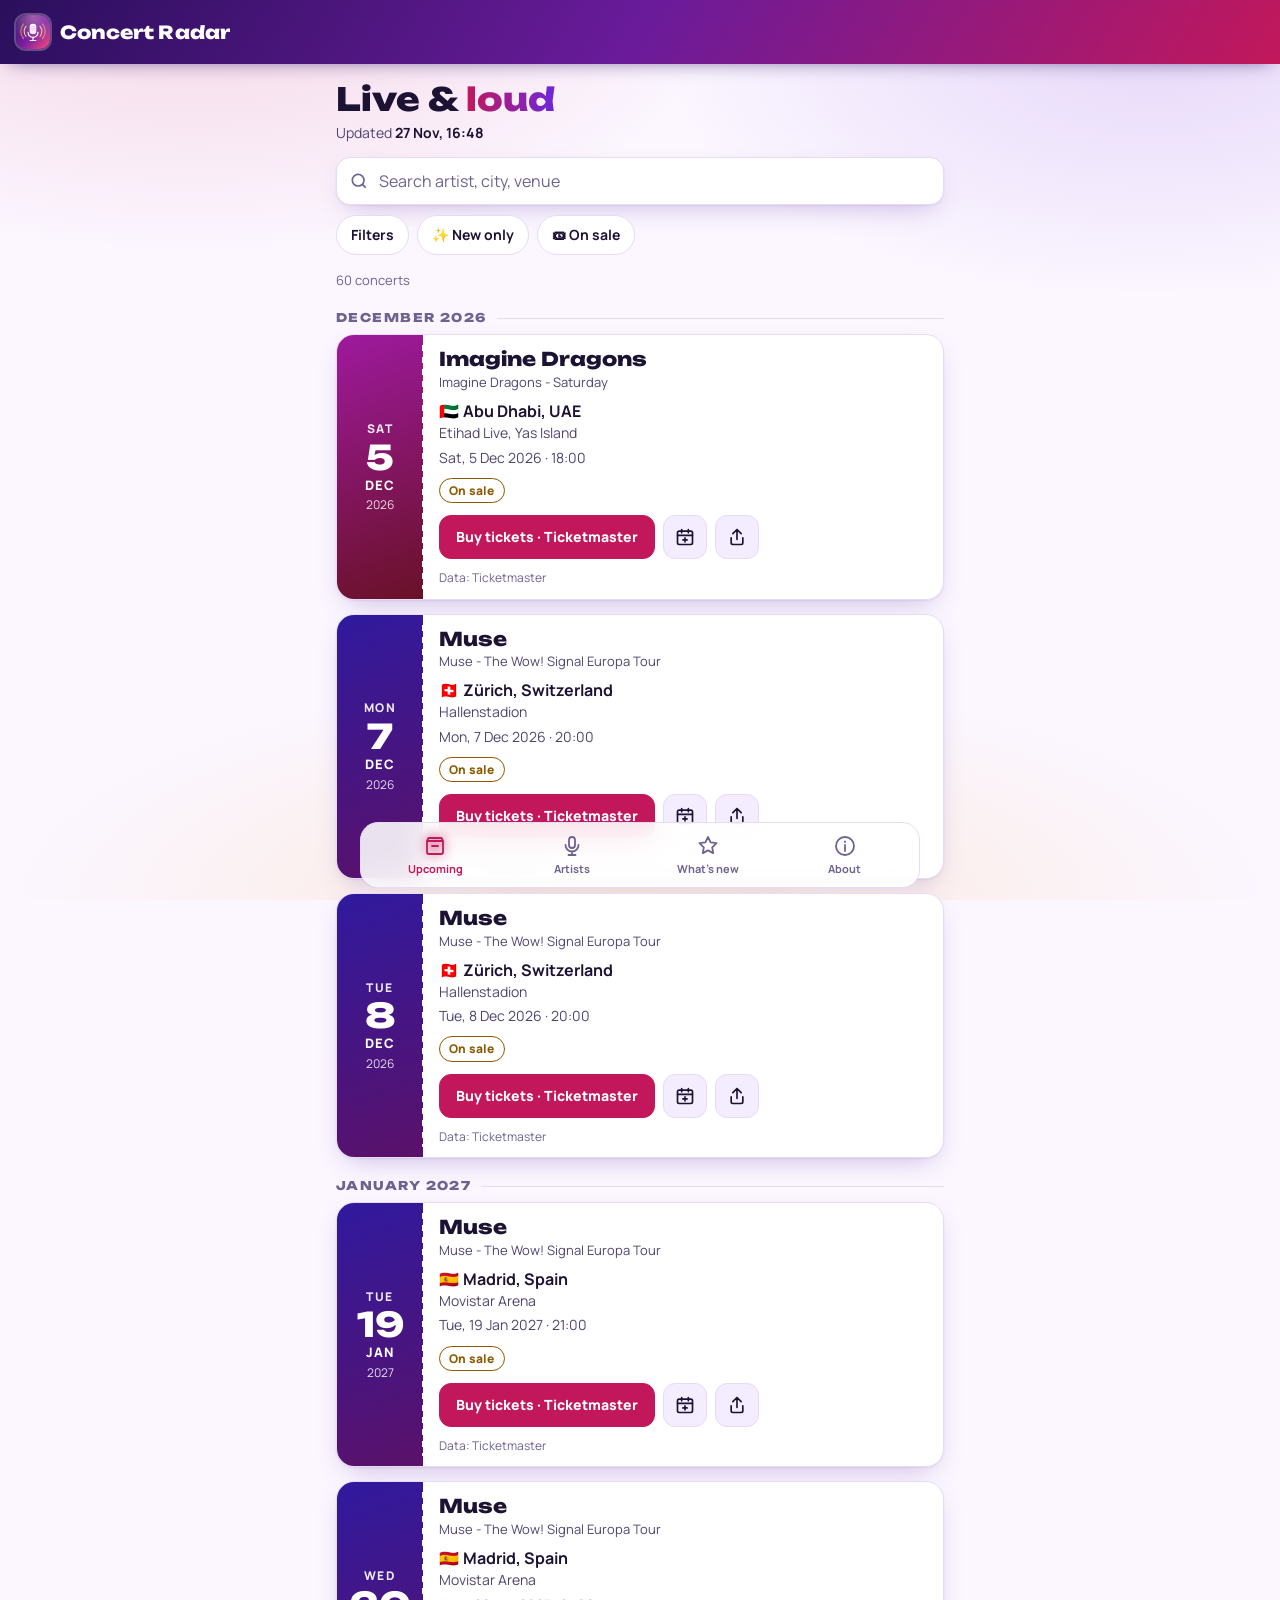
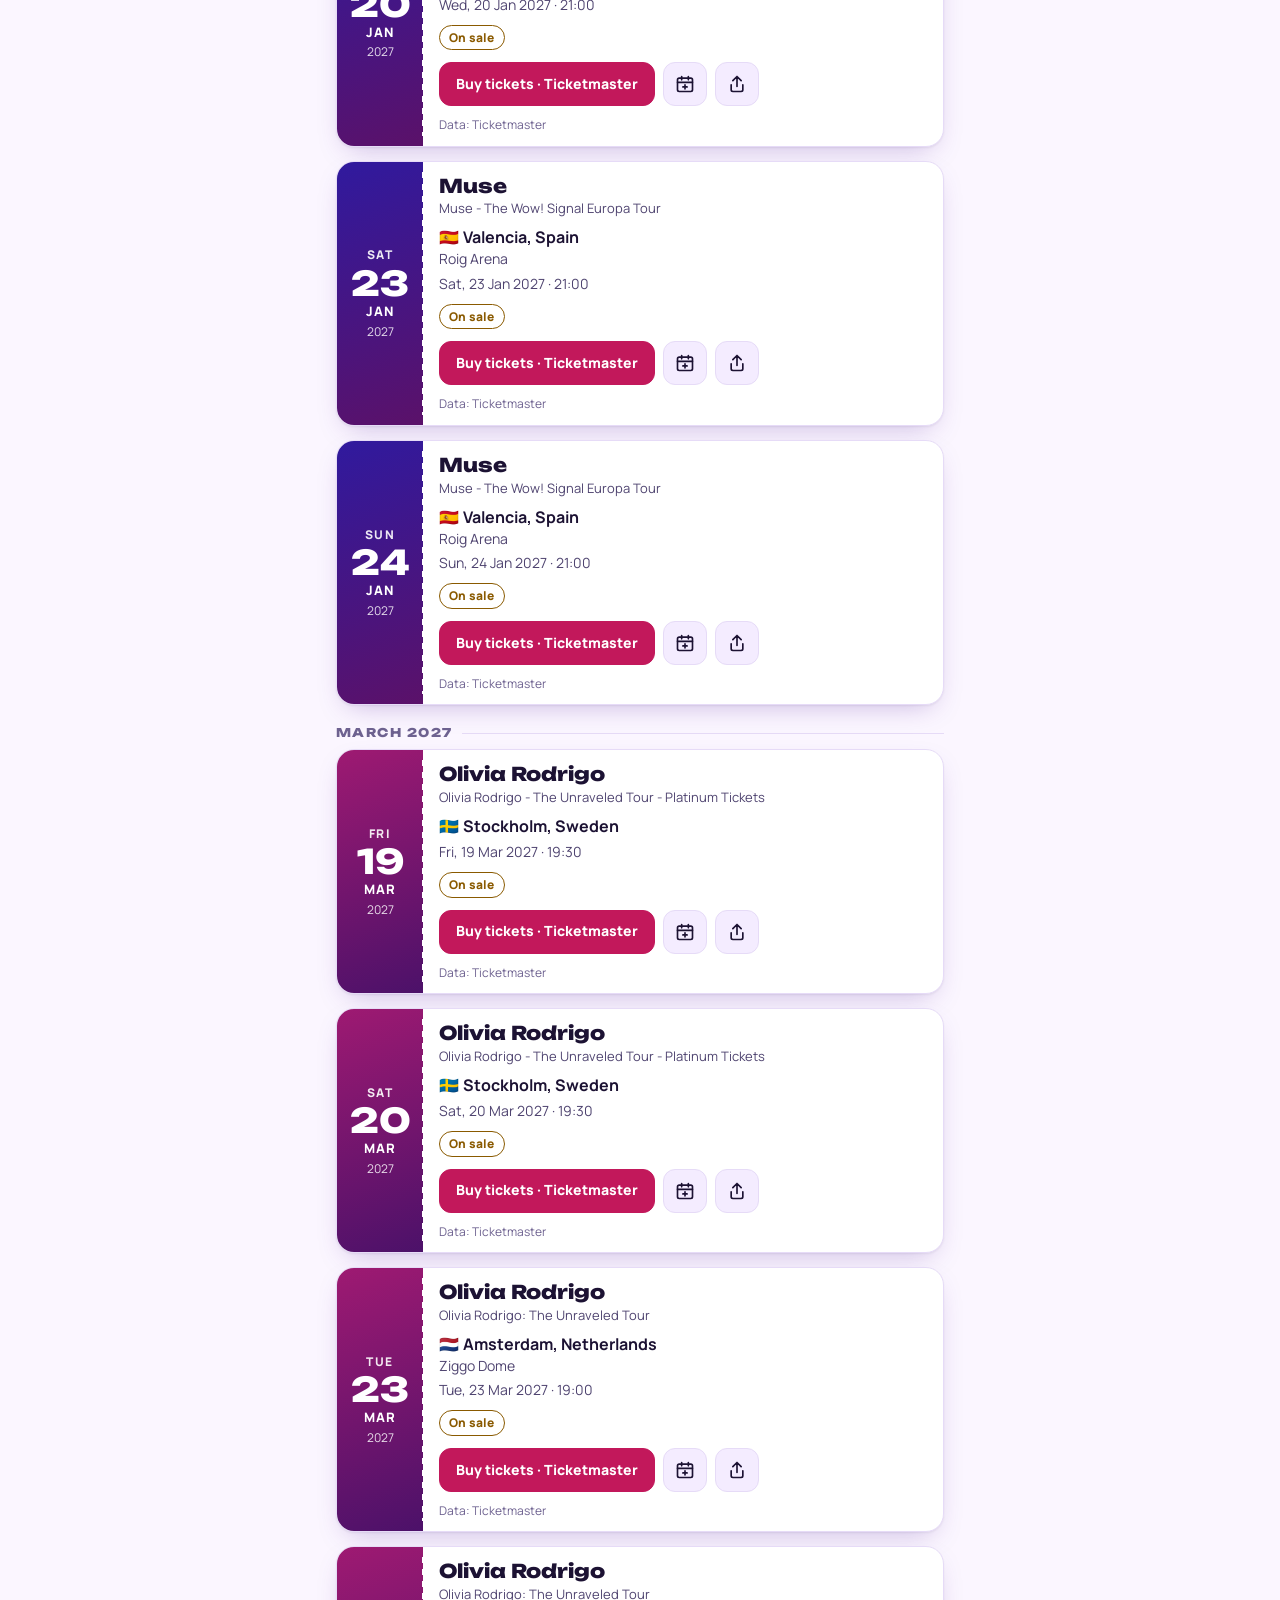
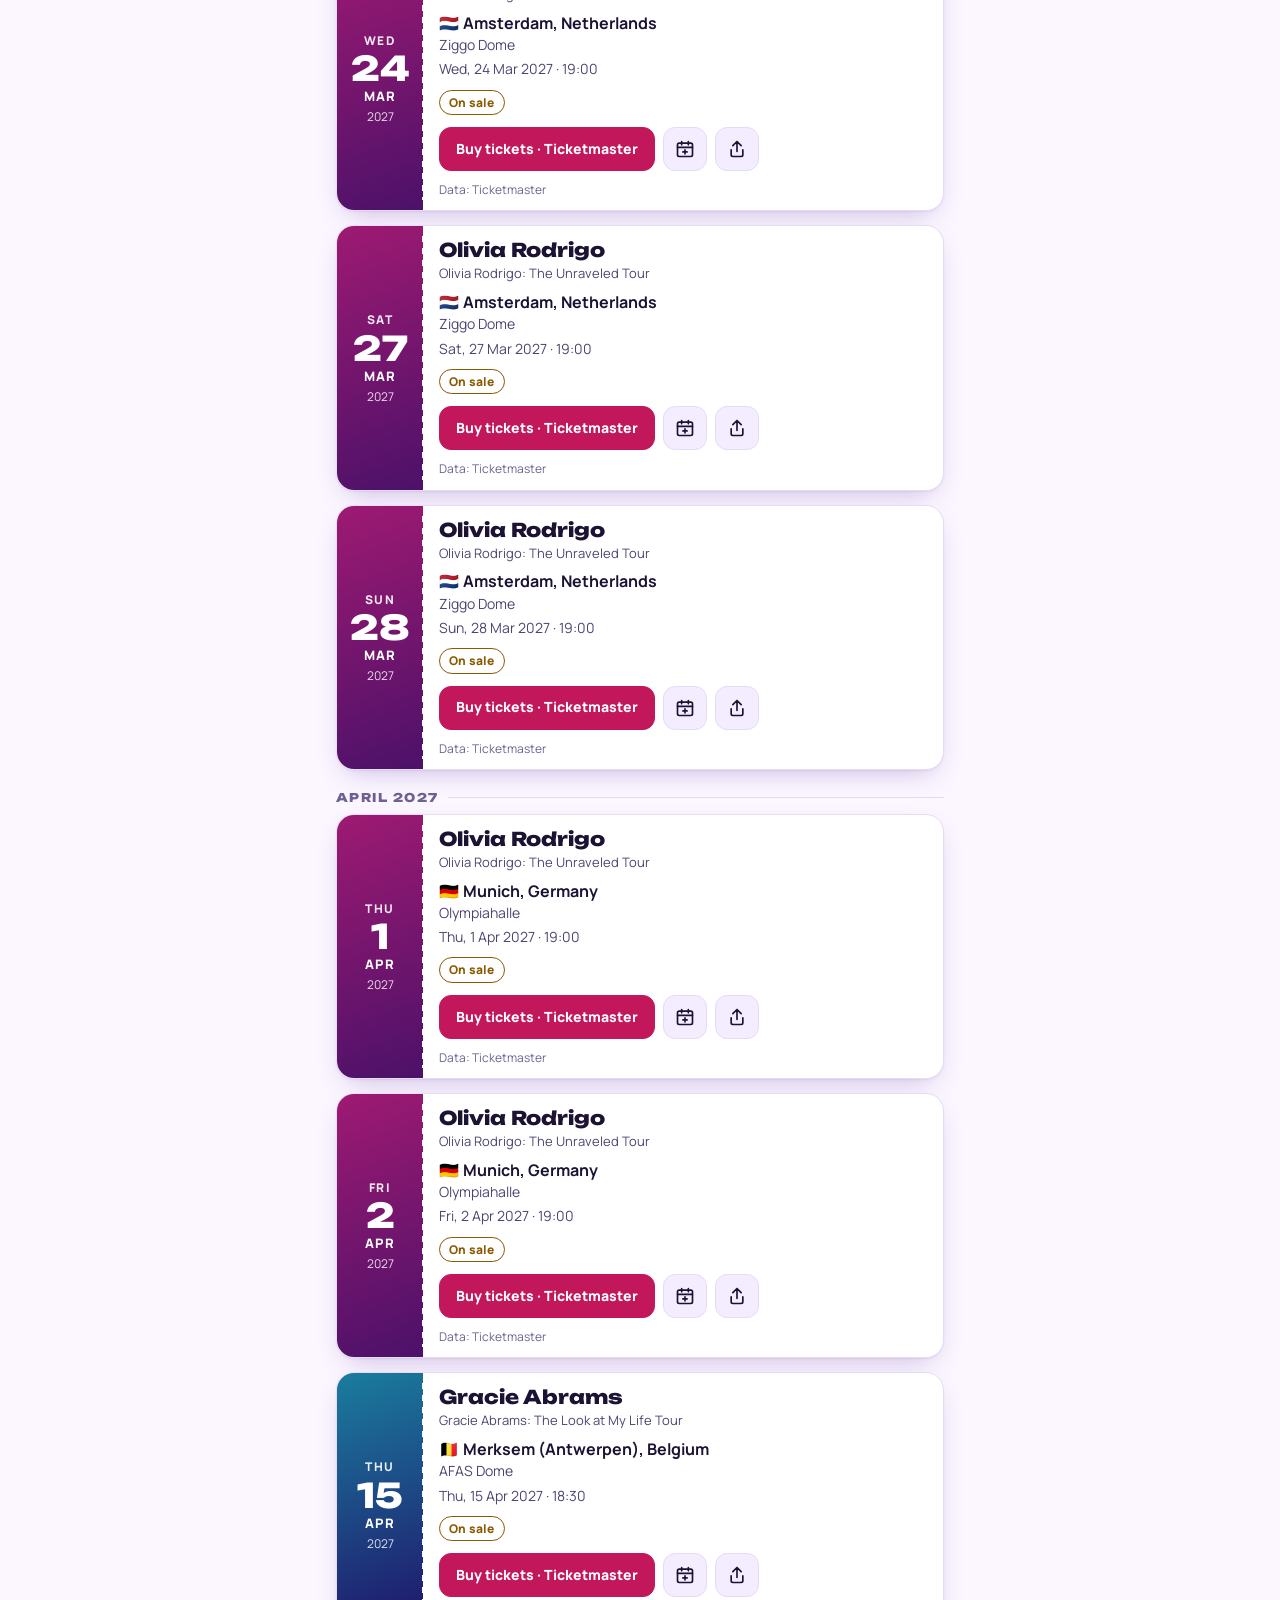
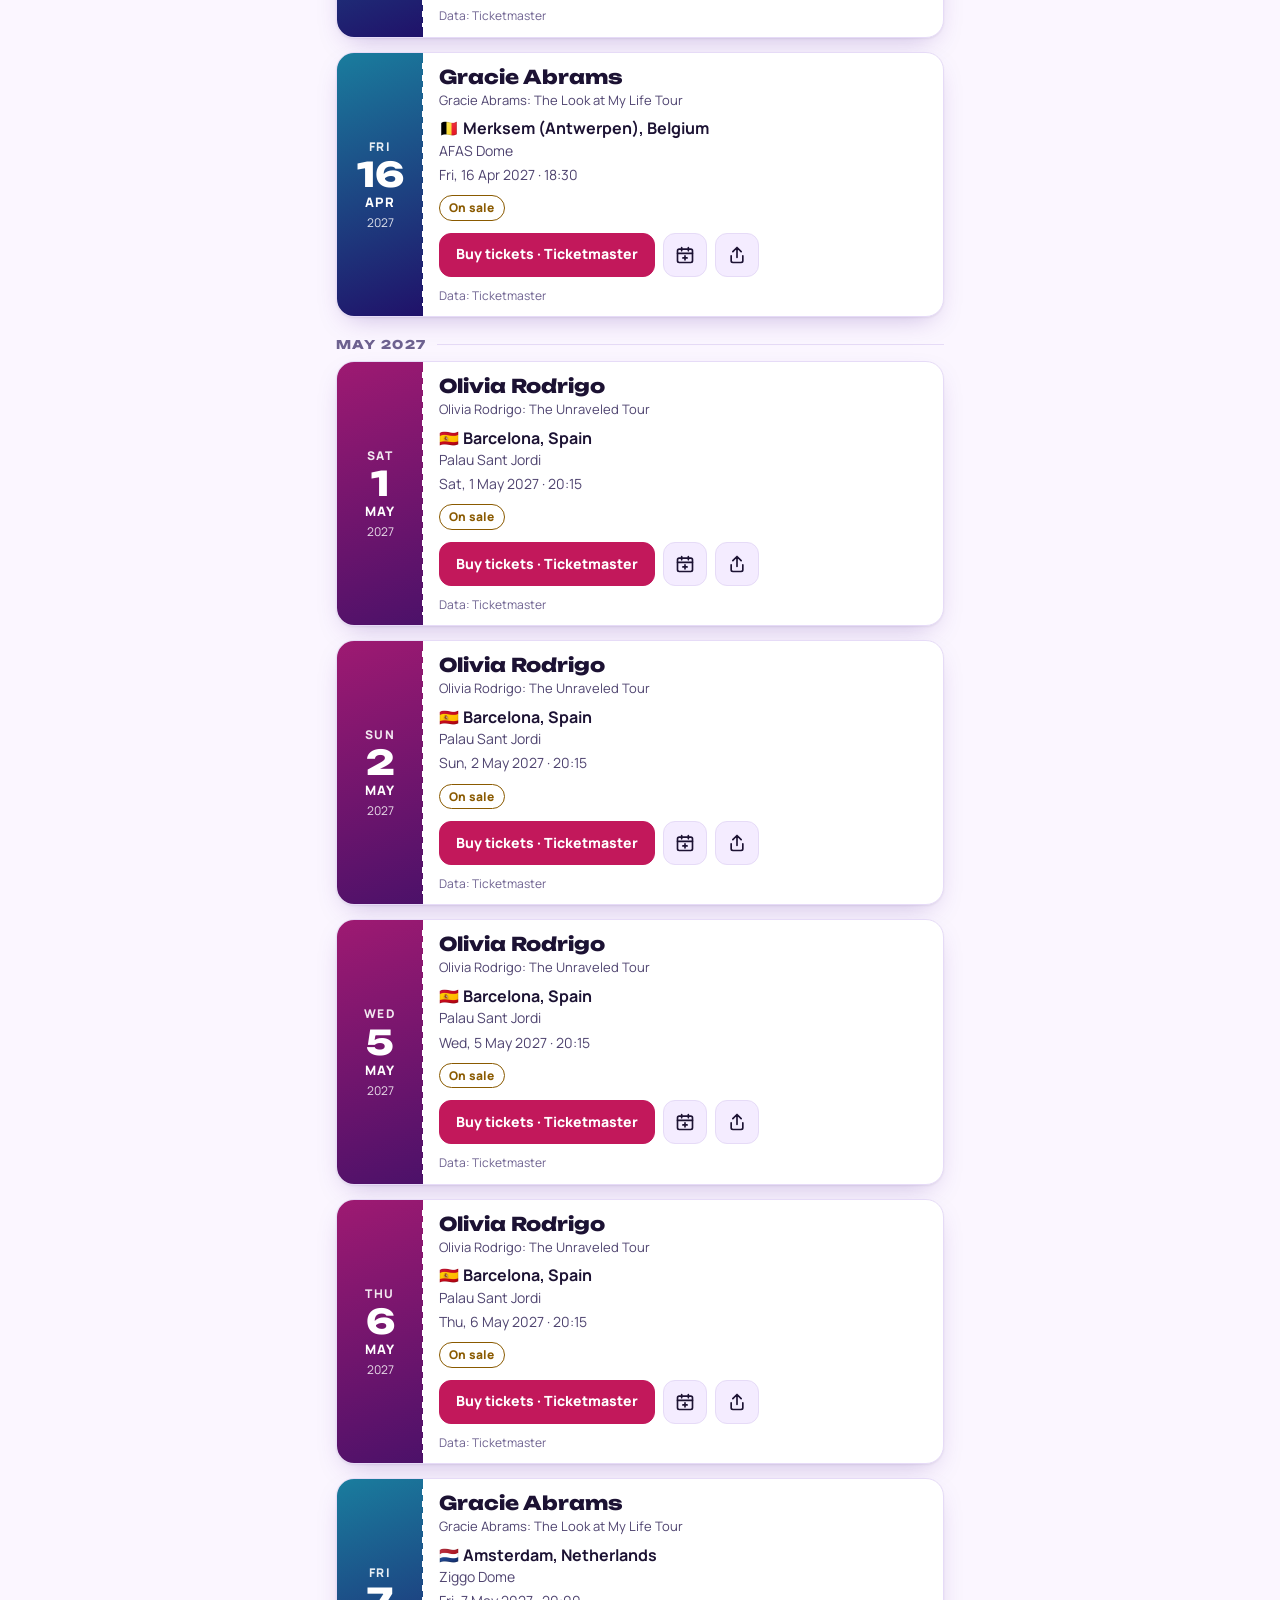
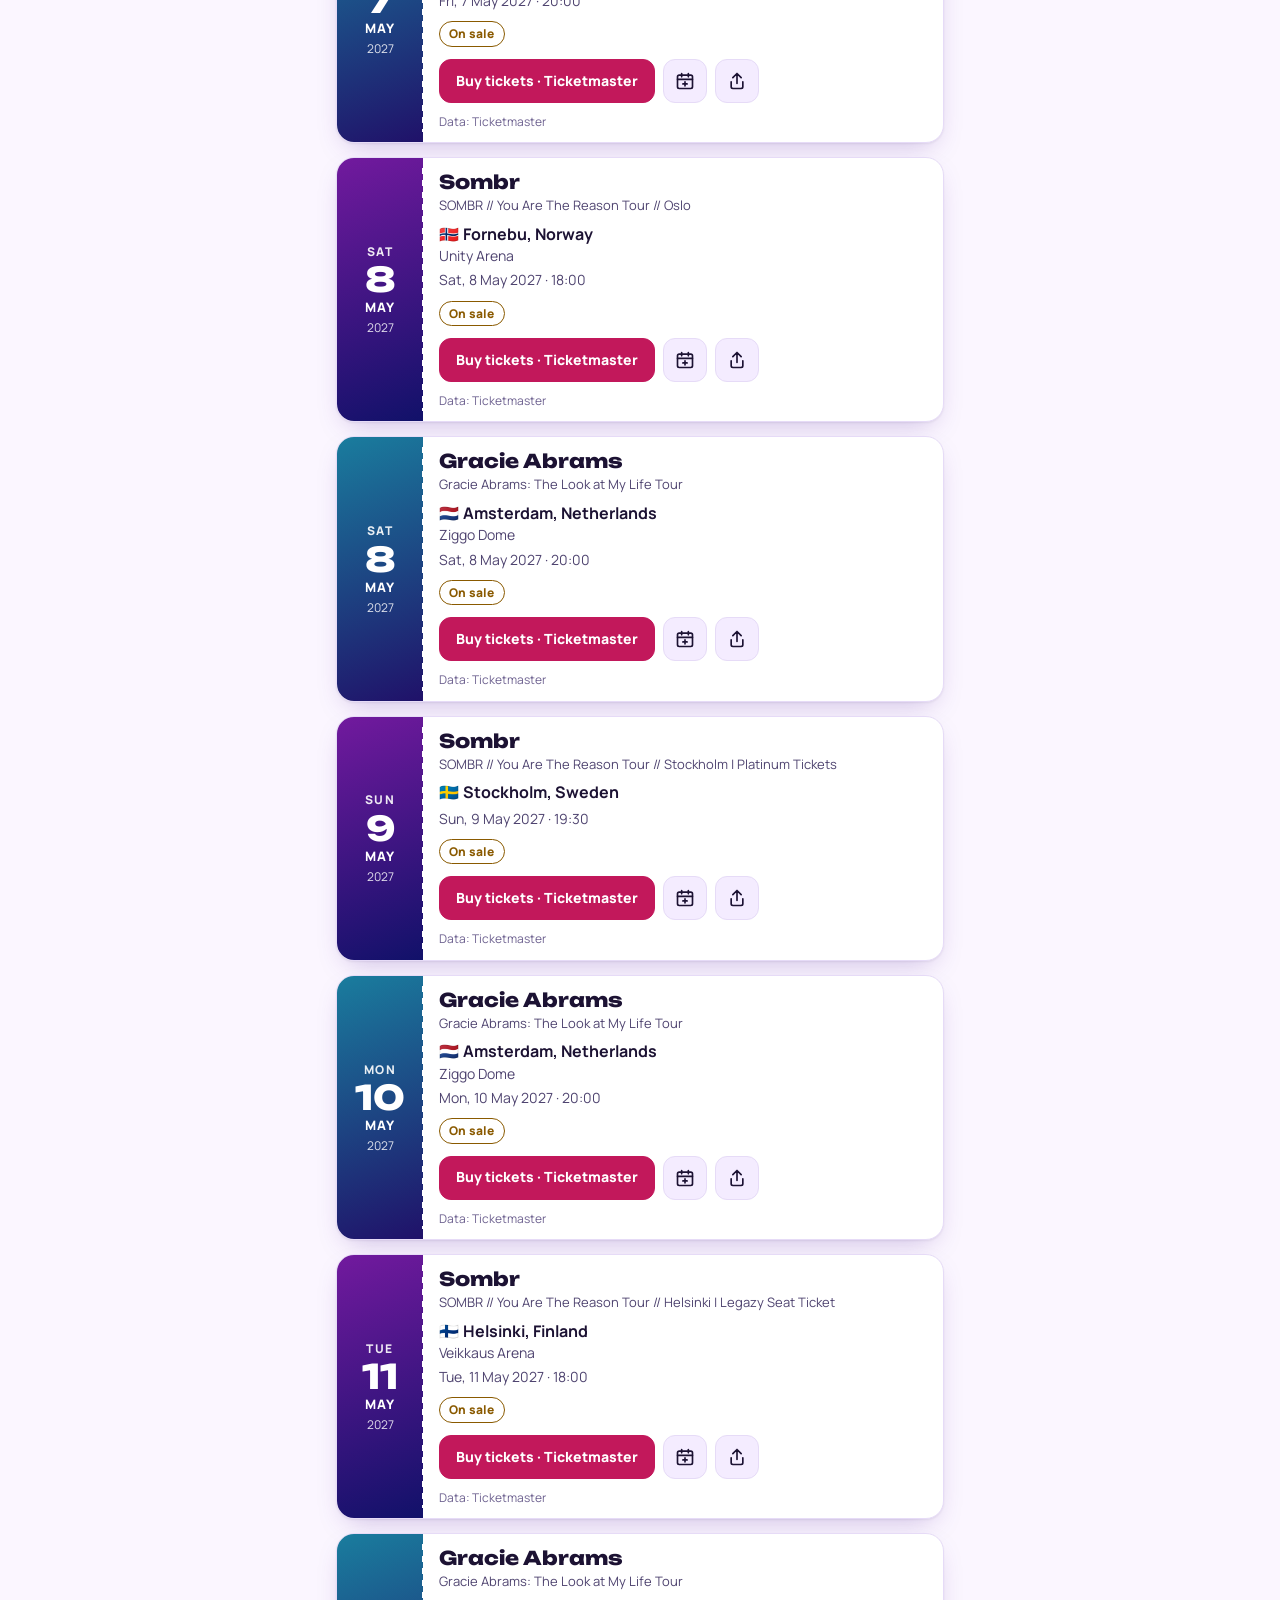
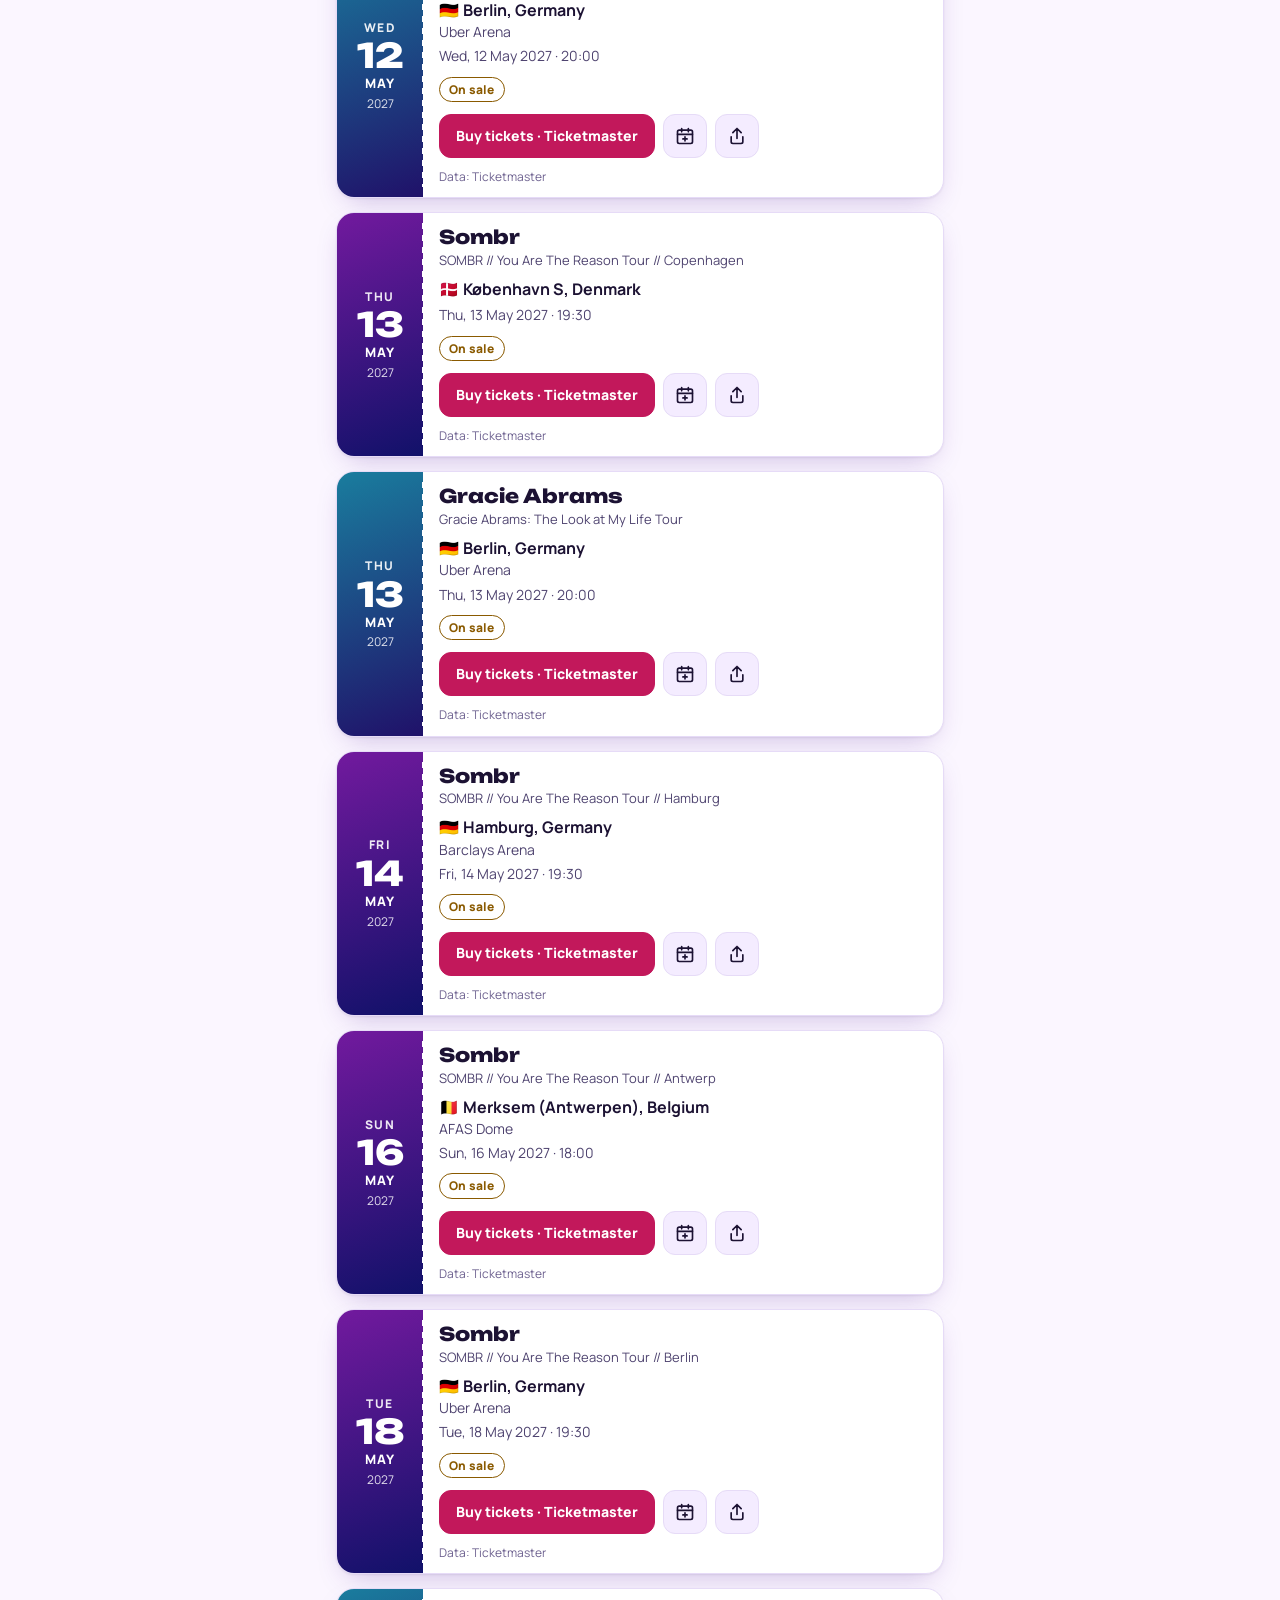
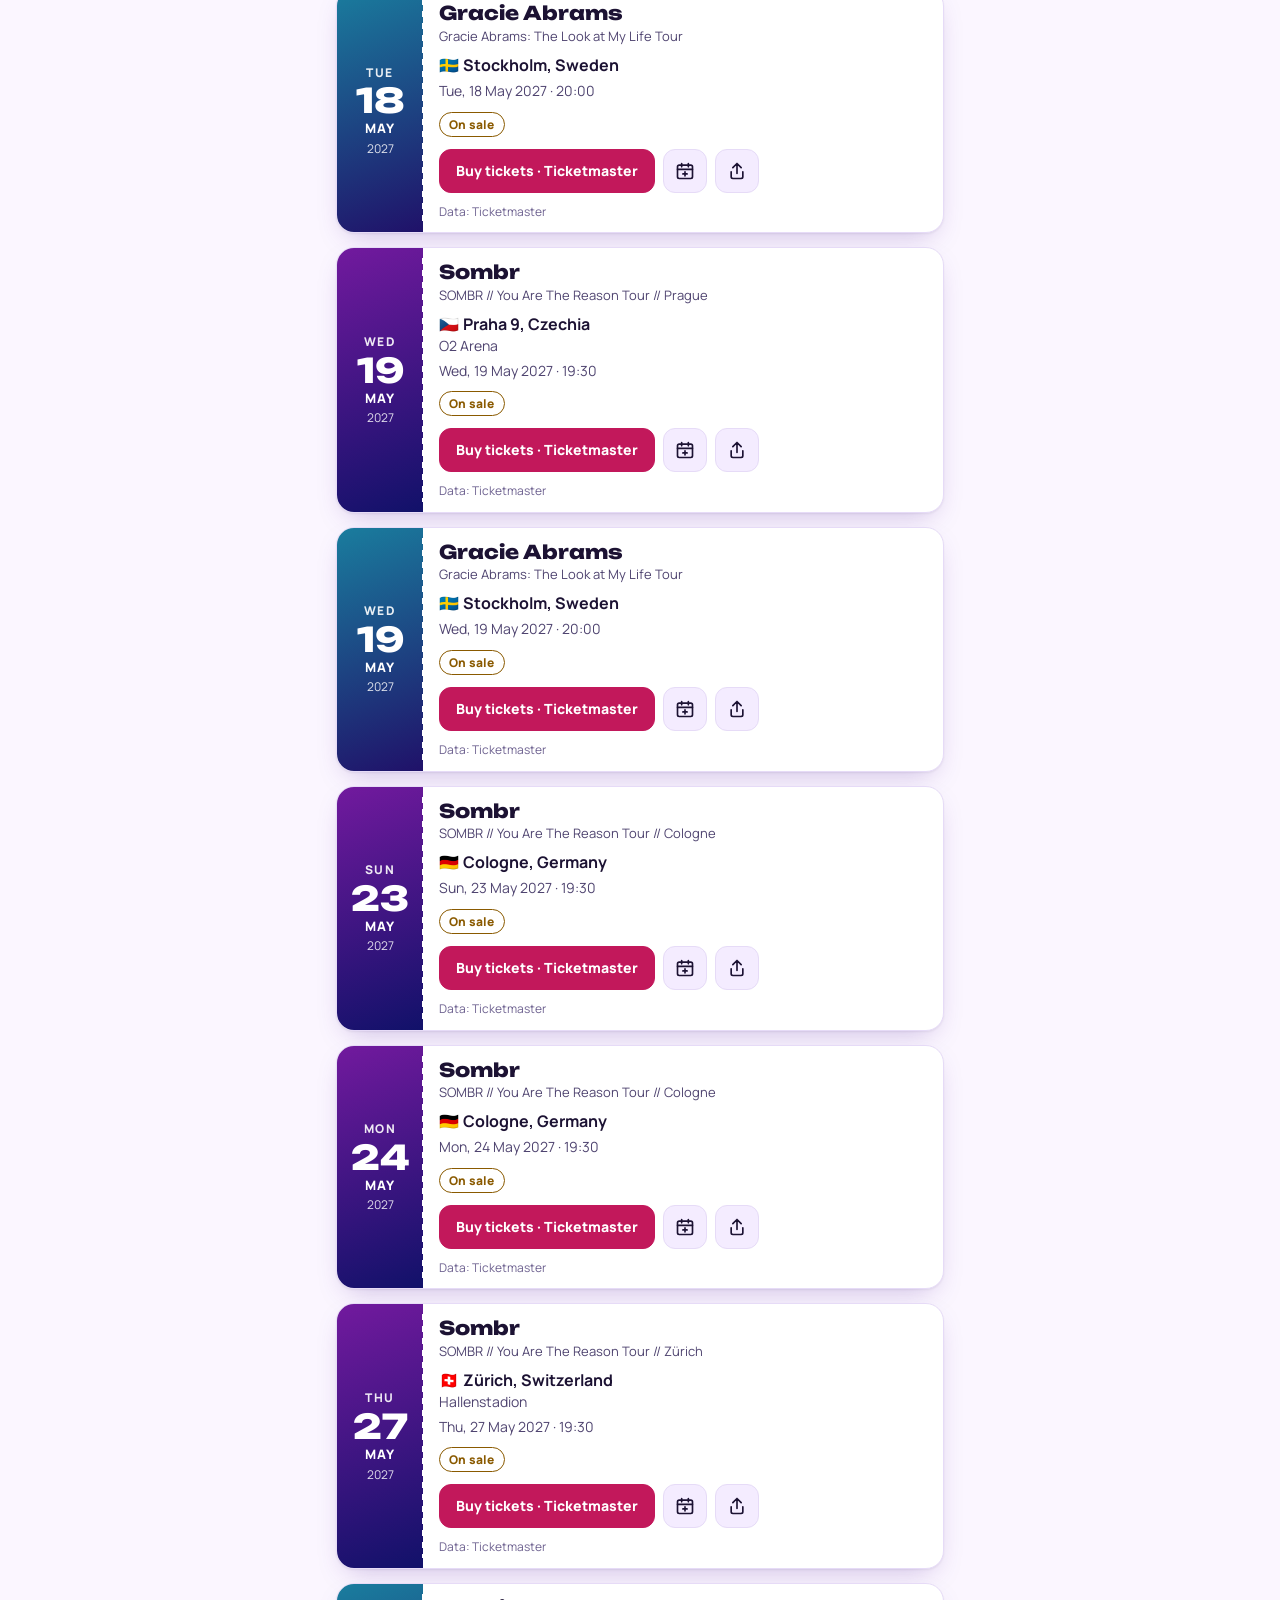
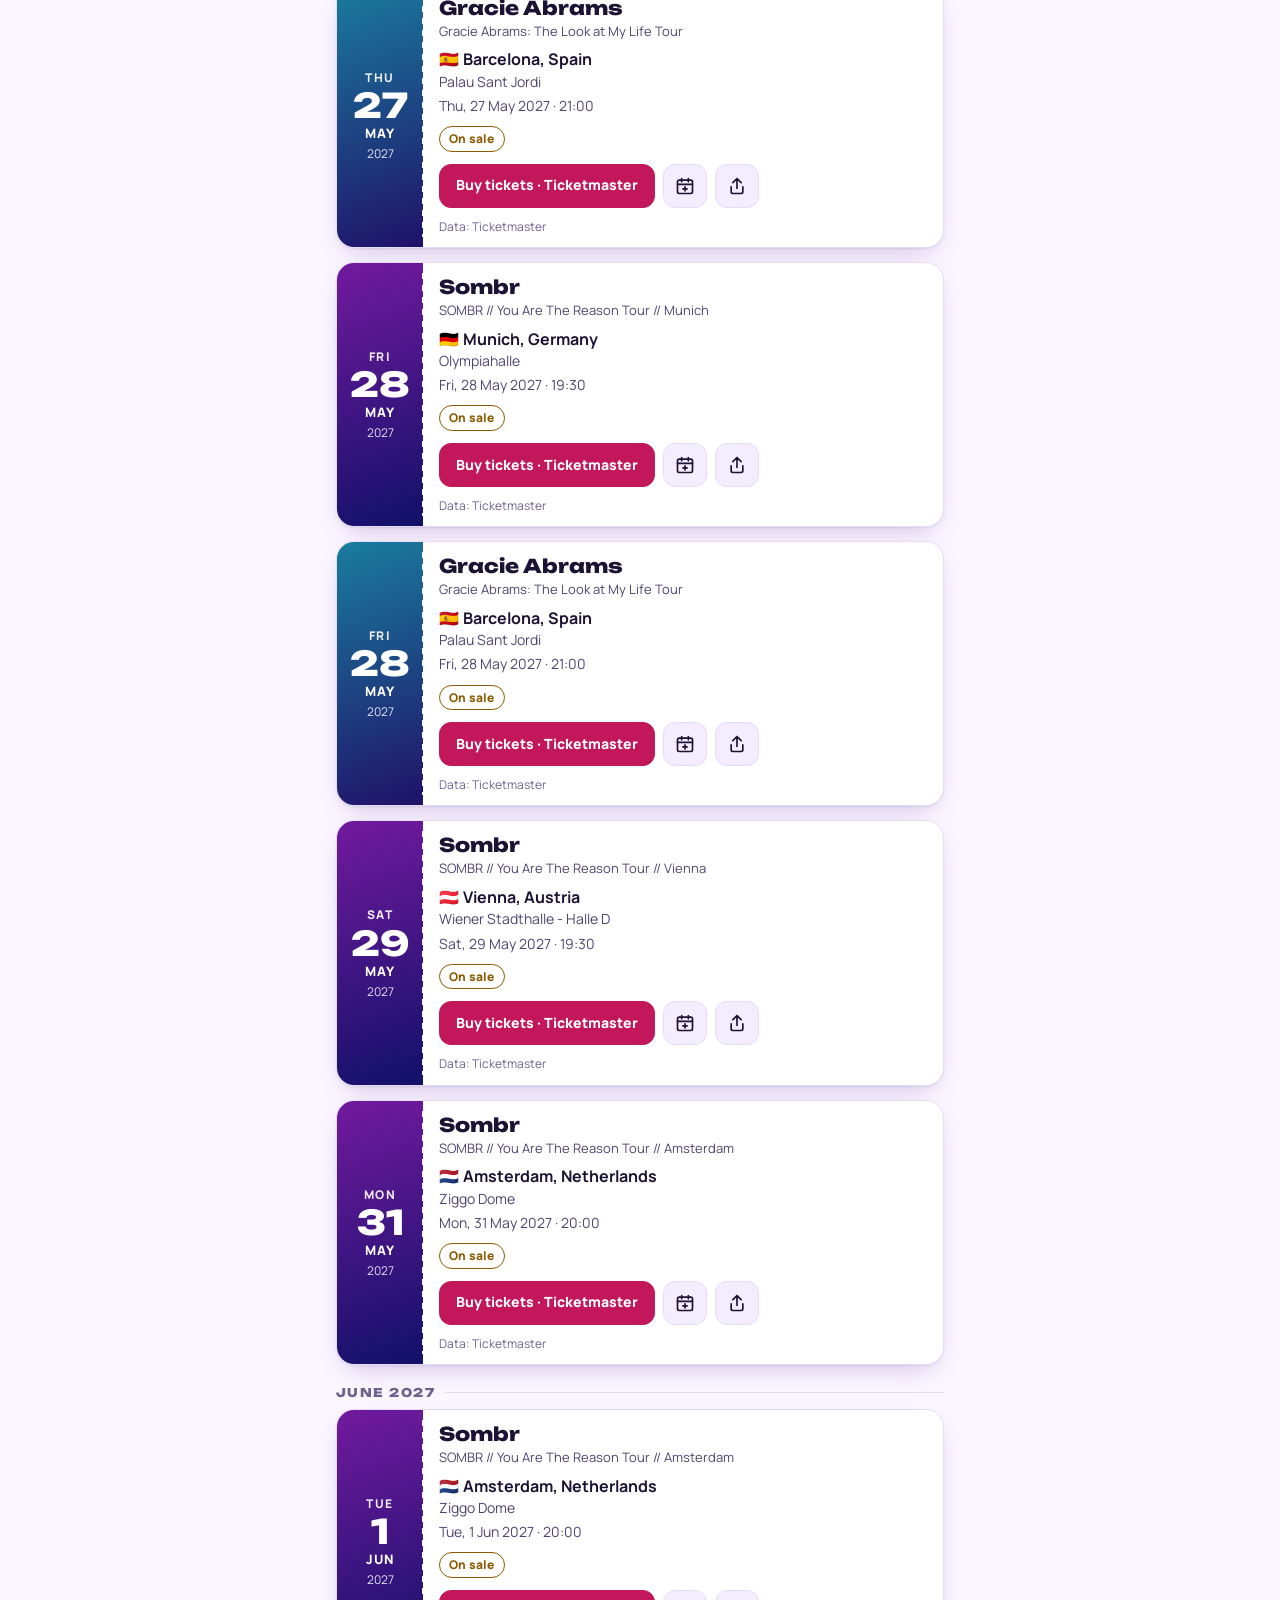
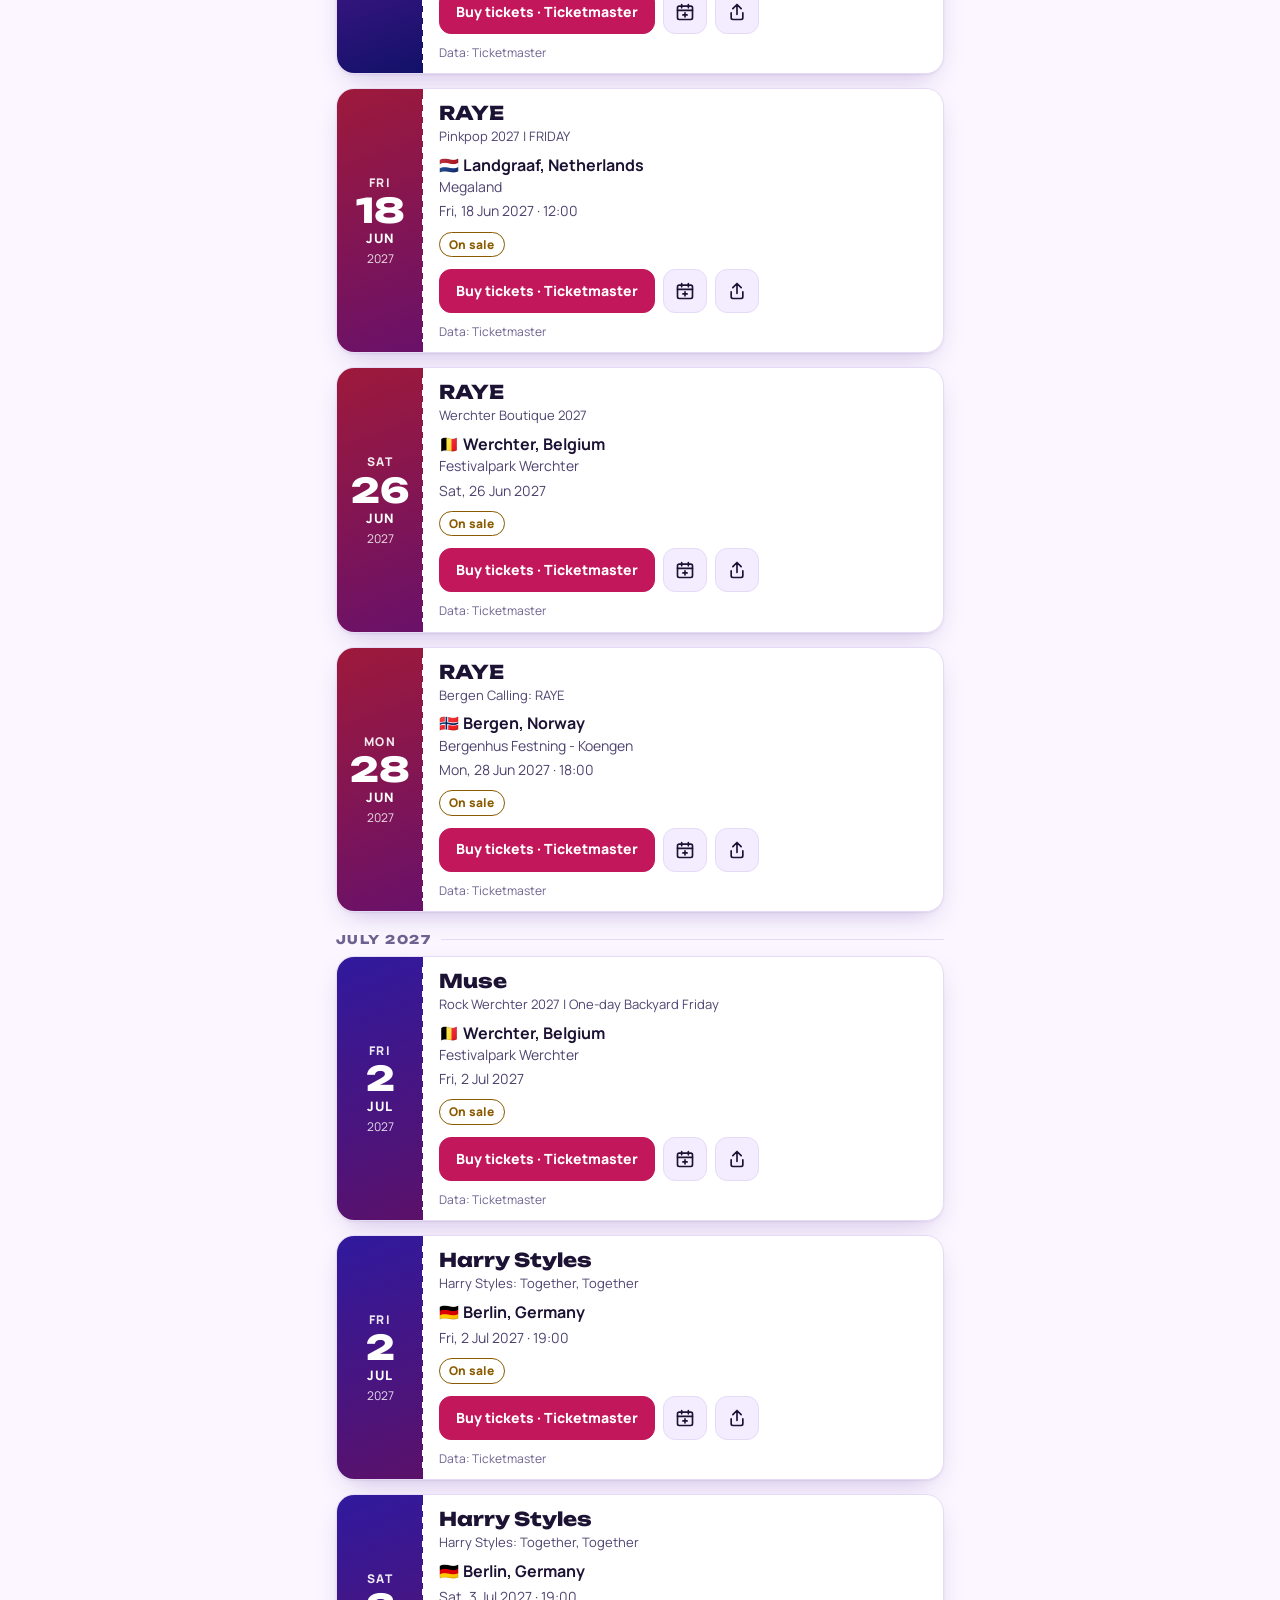
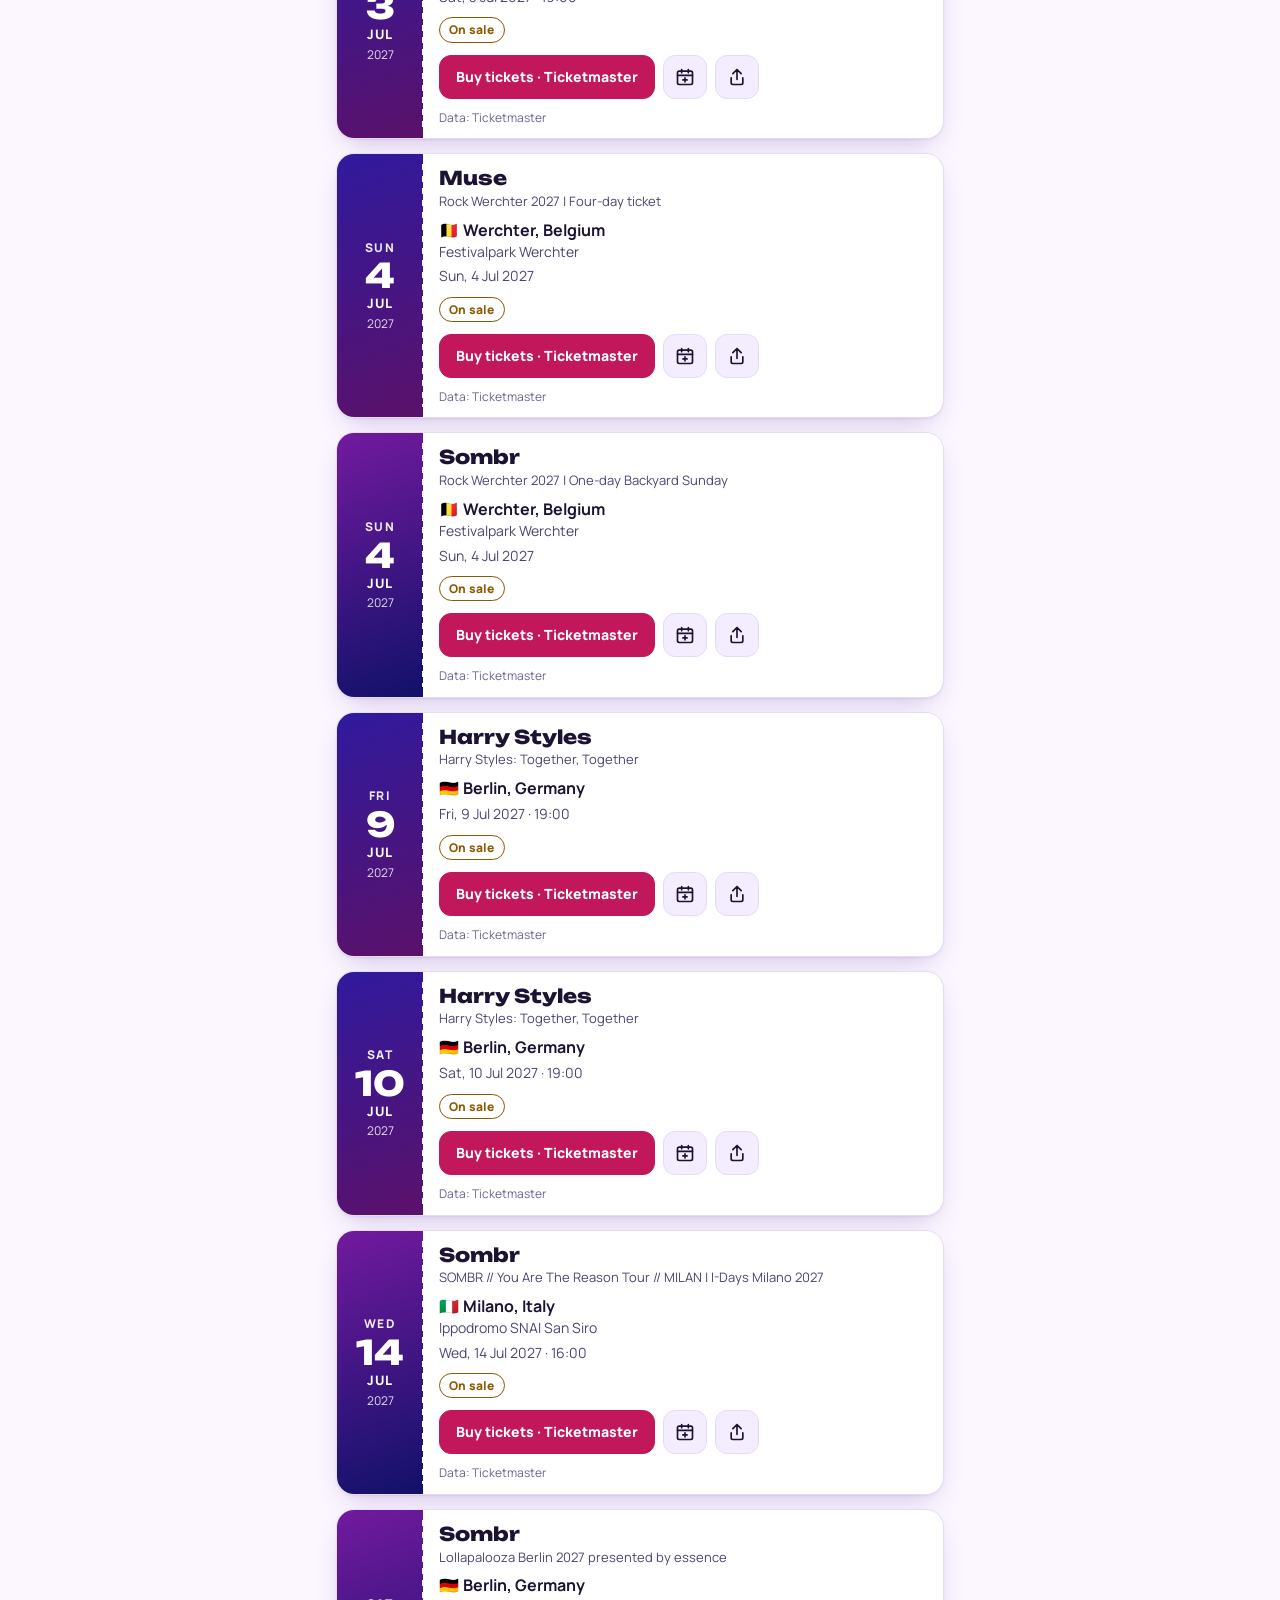
<file: docs/index.html>
<!DOCTYPE html>
<html lang="en">
<head>
<meta charset="UTF-8">
<meta name="viewport" content="width=device-width, initial-scale=1, viewport-fit=cover">
<title>Concert Radar</title>
<meta name="description" content="Upcoming concerts of your favourite artists in the Schengen area and the Gulf">
<link rel="manifest" href="manifest.webmanifest">
<link rel="icon" href="icons/favicon-32.png" sizes="32x32">
<link rel="icon" href="icons/icon.svg" type="image/svg+xml">
<link rel="apple-touch-icon" href="icons/apple-touch-icon.png">
<meta name="theme-color" content="#2A0F5C">
<meta name="apple-mobile-web-app-capable" content="yes">
<meta name="mobile-web-app-capable" content="yes">
<meta name="apple-mobile-web-app-status-bar-style" content="black-translucent">
<meta name="apple-mobile-web-app-title" content="Concerts">
<link rel="preconnect" href="https://fonts.googleapis.com">
<link rel="preconnect" href="https://fonts.gstatic.com" crossorigin>
<!-- Fonts load without blocking the first paint; system fonts are shown until they arrive. -->
<link href="https://fonts.googleapis.com/css2?family=Unbounded:wght@800&family=Manrope:wght@400;700;800&display=swap" rel="stylesheet" media="print" onload="this.media='all'">
<noscript><link href="https://fonts.googleapis.com/css2?family=Unbounded:wght@800&family=Manrope:wght@400;700;800&display=swap" rel="stylesheet"></noscript>
<link rel="stylesheet" href="styles.css">
</head>
<body>
<header class="topbar">
  <a class="brand" href="#upcoming" aria-label="Concert Radar, go to upcoming concerts">
    <img src="icons/icon.svg" alt="" width="34" height="34">
    <span>Concert Radar</span>
  </a>
  <span id="offline" class="offline" hidden>Offline · saved data</span>
</header>

<main id="app" tabindex="-1">
  <p class="loading">Loading concerts…</p>
</main>

<nav class="tabbar" aria-label="Sections">
  <a href="#upcoming" data-tab="upcoming">
    <svg viewBox="0 0 24 24" aria-hidden="true"><path d="M4 7h16M4 7v11a2 2 0 0 0 2 2h12a2 2 0 0 0 2-2V7M4 7l1.5-3h13L20 7M9 12h6"/></svg>
    <span>Upcoming</span>
  </a>
  <a href="#artists" data-tab="artists">
    <svg viewBox="0 0 24 24" aria-hidden="true"><rect x="9" y="3" width="6" height="11" rx="3"/><path d="M5.5 11a6.5 6.5 0 0 0 13 0M12 17.5V21M8.5 21h7"/></svg>
    <span>Artists</span>
  </a>
  <a href="#new" data-tab="new">
    <svg viewBox="0 0 24 24" aria-hidden="true"><path d="M12 3l2.6 5.3 5.9.9-4.3 4.1 1 5.8L12 16.4 6.8 19.1l1-5.8L3.5 9.2l5.9-.9z"/></svg>
    <span>What’s new</span>
    <b id="new-dot" class="dot" hidden></b>
  </a>
  <a href="#about" data-tab="about">
    <svg viewBox="0 0 24 24" aria-hidden="true"><circle cx="12" cy="12" r="9"/><path d="M12 11v6M12 7.5v.5"/></svg>
    <span>About</span>
  </a>
</nav>

<dialog id="filters" aria-labelledby="filters-title">
  <form method="dialog" class="sheet">
    <div class="sheet-head">
      <h2 id="filters-title">Filters</h2>
      <button type="button" class="link" id="filters-reset">Reset</button>
    </div>
    <label class="field">Country
      <select id="f-country"></select>
    </label>
    <label class="field">City
      <select id="f-city"></select>
    </label>
    <label class="field">Month
      <select id="f-month"></select>
    </label>
    <fieldset class="field">
      <legend>Artists</legend>
      <div id="f-artists" class="checks"></div>
    </fieldset>
    <button class="btn primary wide" value="done">Show concerts</button>
  </form>
</dialog>

<script src="app.js"></script>
</body>
</html>
</file>
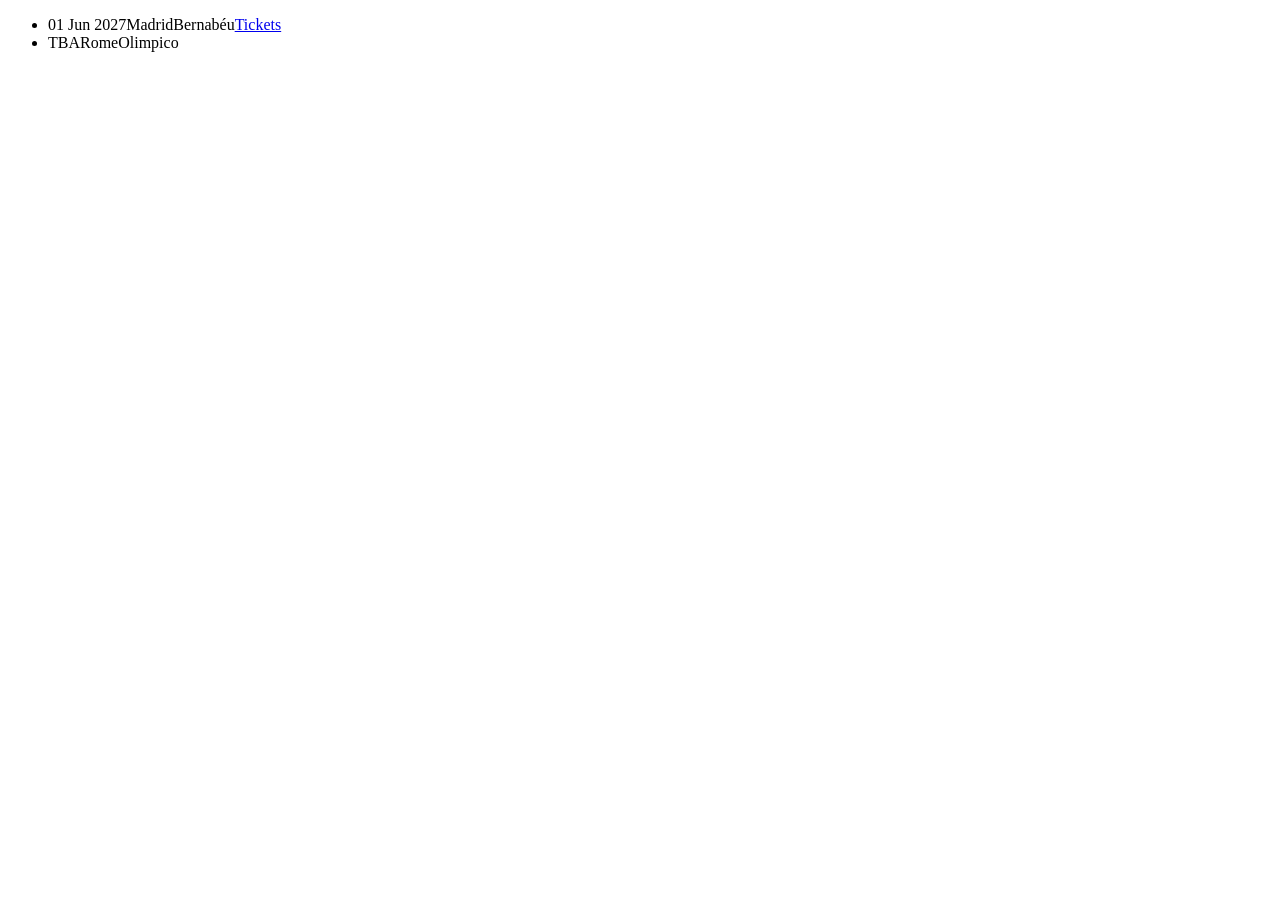
<file: tests/fixtures/official_selectors.html>
<!doctype html><html><head><title>TEST FIXTURE: custom markup</title></head><body>
<ul>
 <li class="show"><span class="d">01 Jun 2027</span><span class="c">Madrid</span><span class="v">Bernabéu</span><a class="t" href="/tickets/madrid">Tickets</a></li>
 <li class="show"><span class="d">TBA</span><span class="c">Rome</span><span class="v">Olimpico</span></li>
</ul></body></html>
</file>
<file: docs/styles.css>
/* Concert Radar — "stage lights" in dark mode, "gig poster" in light mode. */
:root {
  --bg: #FBF6FF;
  --bg-glow-1: rgba(214, 31, 91, .14);
  --bg-glow-2: rgba(109, 40, 217, .14);
  --bg-glow-3: rgba(255, 179, 71, .18);
  --surface: #FFFFFF;
  --surface-2: #F4ECFF;
  --ink: #1C1233;
  --ink-soft: #4F4470;
  --ink-faint: #6E6290;
  --border: #E6DBF7;
  --accent: #C2185B;
  --accent-ink: #FFFFFF;
  --gold: #8A5A00;
  --violet: #6D28D9;
  --ok: #157F4F;
  --warn: #9A5B00;
  --danger: #C62828;
  --chip-on: #1C1233;
  --chip-on-ink: #FFFFFF;
  --shadow: 0 1px 2px rgba(28, 18, 51, .06), 0 10px 28px -12px rgba(76, 29, 149, .35);
  --hero: linear-gradient(120deg, #2A0F5C 0%, #6A1B9A 50%, #C2185B 100%);
  --tabbar: rgba(255, 255, 255, .88);

  --font-display: "Unbounded", ui-sans-serif, system-ui, sans-serif;
  --font-body: "Manrope", ui-sans-serif, system-ui, -apple-system, "Segoe UI", sans-serif;
  --radius: 18px;
  --gutter: 16px;
  color-scheme: light;
}

@media (prefers-color-scheme: dark) {
  :root:not([data-theme="light"]) {
    --bg: #0E0A1F;
    --bg-glow-1: rgba(255, 79, 123, .22);
    --bg-glow-2: rgba(155, 92, 255, .24);
    --bg-glow-3: rgba(255, 211, 110, .12);
    --surface: #1A1235;
    --surface-2: #241A47;
    --ink: #F6F1FF;
    --ink-soft: #CFC5EA;
    --ink-faint: #A398C6;
    --border: #3A2E66;
    --accent: #FF6B93;
    --accent-ink: #1A0A14;
    --gold: #FFD36E;
    --violet: #B794FF;
    --ok: #5BE3A6;
    --warn: #FFC266;
    --danger: #FF8A8A;
    --chip-on: #F6F1FF;
    --chip-on-ink: #1A1235;
    --shadow: 0 1px 2px rgba(0, 0, 0, .4), 0 14px 30px -14px rgba(0, 0, 0, .8);
    --tabbar: rgba(20, 13, 42, .88);
    color-scheme: dark;
  }
}
:root[data-theme="dark"] {
  --bg: #0E0A1F;
  --bg-glow-1: rgba(255, 79, 123, .22);
  --bg-glow-2: rgba(155, 92, 255, .24);
  --bg-glow-3: rgba(255, 211, 110, .12);
  --surface: #1A1235;
  --surface-2: #241A47;
  --ink: #F6F1FF;
  --ink-soft: #CFC5EA;
  --ink-faint: #A398C6;
  --border: #3A2E66;
  --accent: #FF6B93;
  --accent-ink: #1A0A14;
  --gold: #FFD36E;
  --violet: #B794FF;
  --ok: #5BE3A6;
  --warn: #FFC266;
  --danger: #FF8A8A;
  --chip-on: #F6F1FF;
  --chip-on-ink: #1A1235;
  --shadow: 0 1px 2px rgba(0, 0, 0, .4), 0 14px 30px -14px rgba(0, 0, 0, .8);
  --tabbar: rgba(20, 13, 42, .88);
  color-scheme: dark;
}

* { box-sizing: border-box; }
html { -webkit-text-size-adjust: 100%; }
body {
  margin: 0;
  min-height: 100dvh;
  background:
    radial-gradient(60% 40% at 15% 0%, var(--bg-glow-1), transparent 70%),
    radial-gradient(55% 40% at 90% 5%, var(--bg-glow-2), transparent 70%),
    radial-gradient(70% 35% at 50% 100%, var(--bg-glow-3), transparent 70%),
    var(--bg);
  background-attachment: fixed;
  color: var(--ink);
  font: 400 16px/1.45 var(--font-body);
  padding-bottom: calc(76px + env(safe-area-inset-bottom));
}
a { color: inherit; }
button, select, input { font: inherit; color: inherit; }
:focus-visible { outline: 3px solid var(--accent); outline-offset: 2px; border-radius: 8px; }
[hidden] { display: none !important; }

/* Top bar */
.topbar {
  position: sticky; top: 0; z-index: 10;
  display: flex; align-items: center; justify-content: space-between; gap: 12px;
  padding: calc(10px + env(safe-area-inset-top)) var(--gutter) 10px;
  background: var(--hero);
  color: #fff;
  box-shadow: 0 6px 20px -10px rgba(42, 15, 92, .7);
}
.brand { display: flex; align-items: center; gap: 10px; text-decoration: none; min-height: 44px; }
.brand img { border-radius: 10px; box-shadow: 0 0 0 2px rgba(255, 255, 255, .25); }
.brand span { font: 800 18px/1 var(--font-display); letter-spacing: .01em; }
.offline { font-size: 13px; font-weight: 700; background: rgba(0, 0, 0, .3); padding: 4px 10px; border-radius: 99px; }

main { max-width: 640px; margin: 0 auto; padding: 0 var(--gutter); outline: none; }
.loading, .empty { color: var(--ink-soft); text-align: center; padding: 48px 8px; }
.empty h2 { font: 800 20px/1.2 var(--font-display); color: var(--ink); margin: 12px 0 6px; }
.empty .big { font-size: 44px; }

/* Hero summary */
.hero { margin: 18px 0 14px; }
.hero h1 { font: 800 clamp(24px, 7vw, 32px)/1.1 var(--font-display); margin: 0 0 6px; }
.hero h1 em {
  font-style: normal;
  background: linear-gradient(90deg, var(--accent), var(--violet));
  -webkit-background-clip: text; background-clip: text; color: transparent;
}
.summary { color: var(--ink-soft); font-size: 14px; margin: 0; }
.summary b { color: var(--ink); }
.summary .plus { color: var(--accent); }

/* Search + chips */
.toolbar { display: grid; gap: 10px; margin-bottom: 14px; }
.search {
  display: flex; align-items: center; gap: 8px;
  background: var(--surface); border: 1px solid var(--border); border-radius: 14px;
  padding: 0 12px; min-height: 48px; box-shadow: var(--shadow);
}
.search svg { width: 20px; height: 20px; stroke: var(--ink-faint); fill: none; stroke-width: 2; flex: none; }
.search input { flex: 1; border: 0; background: transparent; min-height: 46px; outline: none; font-size: 16px; }
.search input::placeholder { color: var(--ink-faint); }
.chips { display: flex; gap: 8px; overflow-x: auto; scrollbar-width: none; padding-bottom: 2px; }
.chips::-webkit-scrollbar { display: none; }
.chip {
  flex: none; min-height: 40px; padding: 0 14px; border-radius: 99px;
  border: 1px solid var(--border); background: var(--surface); font-weight: 700; font-size: 14px;
  display: inline-flex; align-items: center; gap: 6px; cursor: pointer;
}
.chip[aria-pressed="true"] { background: var(--chip-on); color: var(--chip-on-ink); border-color: var(--chip-on); }
.chip .count { background: var(--accent); color: var(--accent-ink); border-radius: 99px; padding: 0 7px; font-size: 12px; }
.result-count { font-size: 13px; color: var(--ink-faint); margin: 2px 0 10px; }

/* Month divider */
.month {
  font: 800 12px/1 var(--font-display); text-transform: uppercase; letter-spacing: .12em;
  color: var(--ink-faint); margin: 22px 0 10px; display: flex; align-items: center; gap: 10px;
}
.month::after { content: ""; flex: 1; height: 1px; background: var(--border); }

/* Ticket card */
.ticket {
  --hue: 320;
  display: grid; grid-template-columns: 86px 1fr;
  background: var(--surface); border-radius: var(--radius);
  box-shadow: var(--shadow); margin-bottom: 14px; overflow: hidden;
  border: 1px solid var(--border);
}
.ticket.cancelled { opacity: .72; }
.stub {
  position: relative;
  background: linear-gradient(160deg, hsl(var(--hue) 72% 36%), hsl(var(--hue2, var(--hue)) 72% 24%));
  color: #fff; text-align: center; padding: 14px 6px;
  display: flex; flex-direction: column; align-items: center; justify-content: center; gap: 2px;
}
.stub::after { /* perforation */
  content: ""; position: absolute; right: -1px; top: 10px; bottom: 10px; width: 2px;
  background: repeating-linear-gradient(to bottom, var(--surface) 0 6px, transparent 6px 12px);
}
.stub .wd { font-size: 12px; font-weight: 800; letter-spacing: .12em; text-transform: uppercase; opacity: .9; }
.stub .d { font: 800 34px/1 var(--font-display); }
.stub .m { font-size: 13px; font-weight: 800; text-transform: uppercase; letter-spacing: .08em; }
.stub .y { font-size: 12px; opacity: .85; }
.body { padding: 14px 14px 12px 16px; min-width: 0; }
.artist { font: 800 19px/1.15 var(--font-display); margin: 0 0 2px; overflow-wrap: anywhere; }
.title { font-size: 13px; color: var(--ink-soft); margin: 0 0 8px; overflow-wrap: anywhere; }
.where { margin: 0; font-weight: 700; }
.where .flag { margin-right: 4px; }
.venue { margin: 0; color: var(--ink-soft); font-size: 14px; }
.when { margin: 4px 0 0; color: var(--ink-soft); font-size: 14px; }
.badges { display: flex; flex-wrap: wrap; gap: 6px; margin: 10px 0 0; }
.badge {
  font-size: 12px; font-weight: 800; letter-spacing: .02em; padding: 3px 9px; border-radius: 99px;
  border: 1px solid currentColor;
}
.badge.new { background: var(--accent); color: var(--accent-ink); border-color: var(--accent); }
.badge.changed { color: var(--violet); }
.badge.sale { color: var(--gold); }
.badge.bad { color: var(--danger); }
.badge.muted { color: var(--ink-faint); }
.actions { display: flex; flex-wrap: wrap; gap: 8px; margin-top: 12px; align-items: center; }
.btn {
  min-height: 44px; padding: 0 16px; border-radius: 12px; border: 1px solid var(--border);
  background: var(--surface-2); font-weight: 800; font-size: 14px; text-decoration: none;
  display: inline-flex; align-items: center; justify-content: center; gap: 6px; cursor: pointer;
}
.btn.primary { background: var(--accent); color: var(--accent-ink); border-color: var(--accent); }
.btn.wide { width: 100%; margin-top: 8px; }
.sheet .btn.wide { position: sticky; bottom: calc(10px + env(safe-area-inset-bottom)); margin-top: 18px;
  box-shadow: 0 -12px 20px 6px var(--surface); }
.icon-btn {
  width: 44px; height: 44px; border-radius: 12px; border: 1px solid var(--border);
  background: var(--surface-2); display: inline-grid; place-items: center; cursor: pointer; padding: 0;
}
.icon-btn svg { width: 20px; height: 20px; fill: none; stroke: currentColor; stroke-width: 2; stroke-linecap: round; stroke-linejoin: round; }
.via { font-size: 12px; color: var(--ink-faint); margin: 10px 0 0; }

/* Lists (artists, what's new, about) */
.section-title { font: 800 22px/1.2 var(--font-display); margin: 22px 0 6px; }
.lead { color: var(--ink-soft); margin: 0 0 14px; font-size: 14px; }
.list { list-style: none; margin: 0; padding: 0; background: var(--surface); border: 1px solid var(--border);
  border-radius: var(--radius); box-shadow: var(--shadow); overflow: hidden; }
.list > li + li { border-top: 1px solid var(--border); }
.row {
  display: flex; align-items: center; gap: 12px; padding: 12px 14px; min-height: 56px;
  text-decoration: none; width: 100%; background: none; border: 0; text-align: left; cursor: pointer;
}
.avatar {
  --hue: 320; width: 40px; height: 40px; border-radius: 12px; flex: none; display: grid; place-items: center;
  background: linear-gradient(160deg, hsl(var(--hue) 72% 36%), hsl(var(--hue2, var(--hue)) 72% 24%));
  color: #fff; font: 800 15px/1 var(--font-display);
}
.row .main { flex: 1; min-width: 0; }
.row .name { font-weight: 800; display: block; overflow-wrap: anywhere; }
.row .sub { font-size: 13px; color: var(--ink-soft); display: block; }
.row .count { font: 800 18px/1 var(--font-display); color: var(--accent); }
.row .count.zero { color: var(--ink-faint); font-size: 14px; }
.row.linked:hover { background: var(--surface-2); }
.arrow { color: var(--ink-faint); }
.change { color: var(--ink-soft); font-size: 13px; display: block; }
.change s { color: var(--ink-faint); }

.card { background: var(--surface); border: 1px solid var(--border); border-radius: var(--radius);
  box-shadow: var(--shadow); padding: 14px 16px; margin-bottom: 14px; }
.card h3 { margin: 0 0 8px; font: 800 16px/1.2 var(--font-display); }
.card p, .card ol { margin: 0 0 8px; color: var(--ink-soft); font-size: 14px; }
.card ol { padding-left: 20px; }
.card li { margin-bottom: 4px; }
.status { display: flex; align-items: center; gap: 10px; padding: 8px 0; }
.status + .status { border-top: 1px solid var(--border); }
.led { width: 12px; height: 12px; border-radius: 50%; flex: none; box-shadow: 0 0 10px currentColor; background: currentColor; }
.led.ok { color: var(--ok); } .led.warn { color: var(--warn); } .led.bad { color: var(--danger); } .led.off { color: var(--ink-faint); box-shadow: none; }
.status .main { flex: 1; } .status .name { font-weight: 800; } .status .sub { font-size: 13px; color: var(--ink-soft); display: block; overflow-wrap: anywhere; }
.seg { display: flex; gap: 6px; }
.seg button { flex: 1; min-height: 44px; border-radius: 12px; border: 1px solid var(--border); background: var(--surface-2); font-weight: 700; cursor: pointer; }
.seg button[aria-pressed="true"] { background: var(--chip-on); color: var(--chip-on-ink); border-color: var(--chip-on); }
.link { background: none; border: 0; color: var(--accent); font-weight: 800; cursor: pointer; min-height: 44px; padding: 0 4px; }

/* Tab bar */
.tabbar {
  position: fixed; left: 0; right: 0; bottom: 0; z-index: 10;
  display: grid; grid-template-columns: repeat(4, 1fr);
  padding: 6px 6px calc(6px + env(safe-area-inset-bottom));
  background: var(--tabbar); backdrop-filter: blur(14px); -webkit-backdrop-filter: blur(14px);
  border-top: 1px solid var(--border);
}
.tabbar a {
  position: relative; display: flex; flex-direction: column; align-items: center; justify-content: center; gap: 3px;
  min-height: 52px; text-decoration: none; font-size: 11px; font-weight: 700; color: var(--ink-faint); border-radius: 12px;
}
.tabbar svg { width: 24px; height: 24px; fill: none; stroke: currentColor; stroke-width: 1.8; stroke-linecap: round; stroke-linejoin: round; }
.tabbar a[aria-current="page"] { color: var(--accent); }
.tabbar a[aria-current="page"] svg { filter: drop-shadow(0 0 6px var(--accent)); }
.dot { position: absolute; top: 8px; left: calc(50% + 8px); width: 9px; height: 9px; border-radius: 50%; background: var(--accent); }

/* Filters sheet */
dialog {
  border: 0; padding: 0; width: 100%; max-width: 560px; margin: auto auto 0; border-radius: 22px 22px 0 0;
  background: var(--surface); color: var(--ink); max-height: 88dvh; overflow-y: auto; overscroll-behavior: contain;
}
dialog::backdrop { background: rgba(10, 5, 25, .55); backdrop-filter: blur(2px); }
.sheet { padding: 18px var(--gutter) calc(18px + env(safe-area-inset-bottom)); }
.sheet-head { display: flex; align-items: center; justify-content: space-between; }
.sheet h2 { font: 800 20px/1.2 var(--font-display); margin: 0; }
.field { display: grid; gap: 6px; margin: 14px 0 0; font-weight: 700; font-size: 14px; border: 0; padding: 0; }
.field legend { padding: 0; margin-bottom: 6px; }
.field select {
  min-height: 48px; border-radius: 12px; border: 1px solid var(--border); background: var(--surface-2);
  padding: 0 12px; font-weight: 700;
}
.checks { display: grid; grid-template-columns: 1fr 1fr; gap: 4px 10px; }
.checks label { display: flex; align-items: center; gap: 8px; min-height: 40px; font-weight: 700; }
.checks input { width: 20px; height: 20px; accent-color: var(--accent); flex: none; }

.toast {
  position: fixed; left: 50%; bottom: calc(86px + env(safe-area-inset-bottom)); transform: translateX(-50%);
  background: var(--chip-on); color: var(--chip-on-ink); padding: 10px 16px; border-radius: 12px; font-weight: 700;
  font-size: 14px; z-index: 20; box-shadow: var(--shadow);
}

@media (min-width: 700px) {
  .tabbar { max-width: 560px; margin: 0 auto 12px; border-radius: 18px; border: 1px solid var(--border); bottom: 0; }
}
@media (prefers-reduced-motion: no-preference) {
  .ticket { animation: rise .35s ease both; }
  @keyframes rise { from { opacity: 0; transform: translateY(6px); } }
}
</file>
